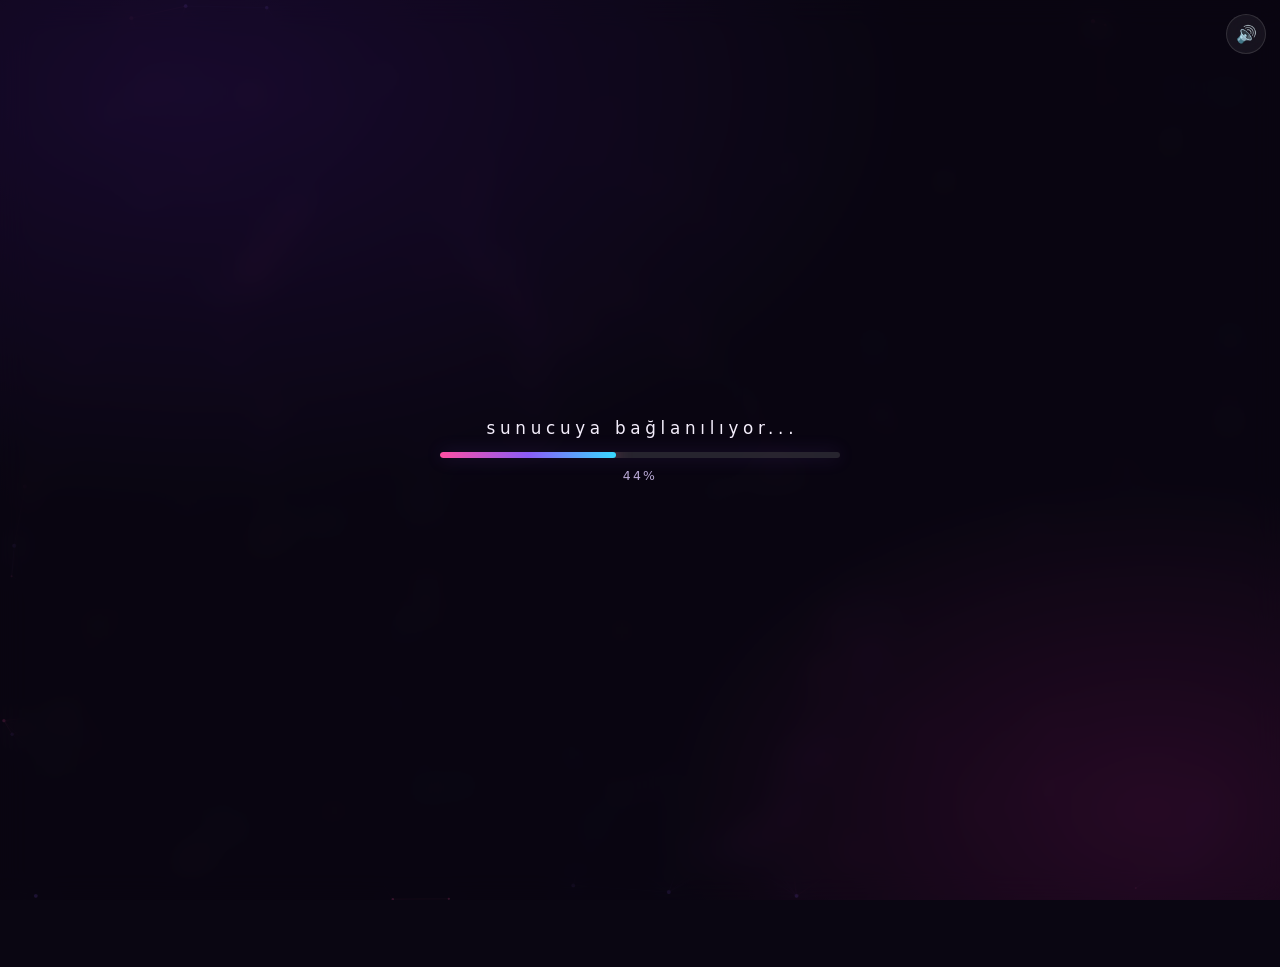
<file: index.html>
<!doctype html>
<html lang="tr">
<head>
  <meta charset="utf-8">
  <meta name="viewport" content="width=device-width, initial-scale=1.0">
  <title>Mia Games</title>
  <meta name="description" content="Bağımsız teknoloji ve oyun geliştirme. Teknoloji, yazılım ve oyun.">
  <meta property="og:title" content="Mia Entertainment">
  <meta property="og:description" content="Teknolojiyle yeni fikirler hayata geçir.">
  <meta name="theme-color" content="#0a0612">
  <link rel="icon" type="image/png" href="assets/favicon.png">
  <link rel="apple-touch-icon" href="assets/favicon.png">
  <link rel="stylesheet" href="mia.css">
</head>
<body>
  <canvas id="bg" aria-hidden="true"></canvas>

  <div id="cursor-glow" aria-hidden="true"></div>
  <button id="sound-btn" type="button" aria-pressed="true" aria-label="Sesi aç/kapat">🔊</button>

  <div id="splash" role="status" aria-live="polite" aria-label="Mia Entertainment açılıyor">
    <div class="splash-center">
      <div class="loading-dock">
        <span id="splash-status">Sunucuya bağlanılıyor...</span>
        <div class="loading-track" role="progressbar" aria-label="Bağlantı durumu" aria-valuemin="0" aria-valuemax="100" aria-valuenow="0"><i id="loading-progress"></i></div>
        <small id="splash-pct">0%</small>
      </div>
    </div>
  </div>

  <main id="page" class="hidden">
    <div class="layout">
    <section class="card" id="card">
      <div class="avatar">
        <span class="avatar-fallback">M</span>
        <img src="assets/mia-logo.png" alt="Mia logosu" onerror="this.remove()">
      </div>

      <h1>Mia Entertainment</h1>
      <p class="type"><span id="typed"></span><i class="caret"></i></p>

      <div class="featured" id="featured"></div>

      <nav class="links" id="links" aria-label="Bağlantılar"></nav>

      <footer>© 2026 Mia Entertainment</footer>
    </section>
    <aside class="games-panel" aria-labelledby="games-title">
      <div class="games-heading"><span class="games-kicker">MOLA ZAMANI</span><h2 id="games-title">Mini Oyunlar</h2><p>Birini seç, rekorunu kır.</p></div>
      <div class="game-list" id="mini"></div>
      <section class="board" id="board" aria-labelledby="board-title">
        <h3 id="board-title">🏆 Rekor Tablosu</h3>
        <div class="board-tabs" id="board-tabs" role="tablist"></div>
        <div class="board-stats" id="board-stats"></div>
        <ol class="board-top" id="board-top"></ol>
        <p class="board-foot">Skorlar bu cihazda saklanır.</p>
      </section>
      <div class="games-note">🎮 Küçük oyunlar, büyük rekabet.</div>
    </aside>
    </div>
  </main>

  <script src="oyunlar/istatistik.js"></script>
  <script src="script.js"></script>
</body>
</html>
</file>
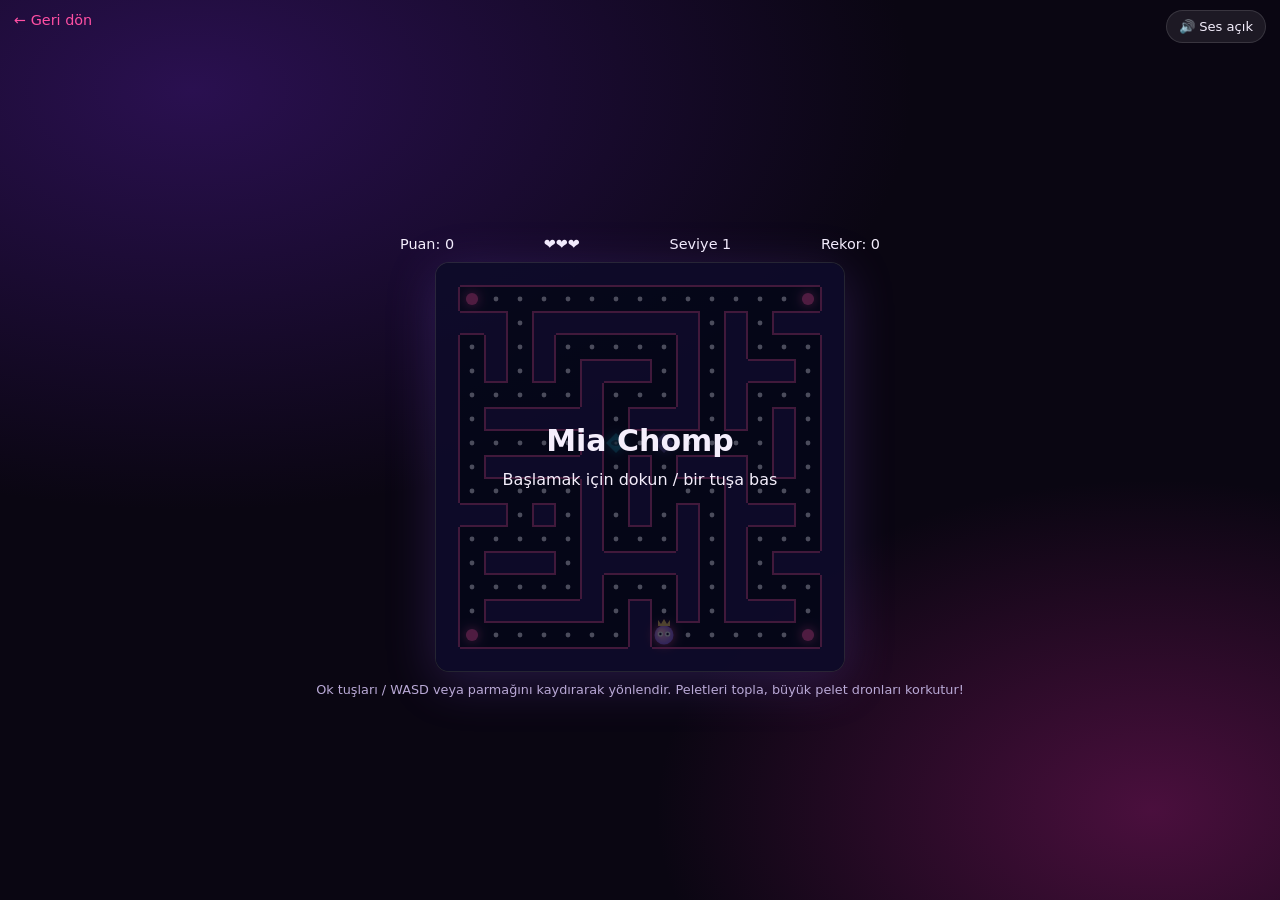
<file: oyunlar/chomp/index.html>
<!doctype html>
<html lang="tr">
<head>
  <meta charset="utf-8">
  <meta name="viewport" content="width=device-width, initial-scale=1.0, user-scalable=no">
  <title>Mia Chomp · Mia Entertainment</title>
  <link rel="icon" type="image/png" href="../../assets/favicon.png">
  <link rel="stylesheet" href="../../mia.css">
  <link rel="stylesheet" href="../oyun.css">
</head>
<body class="game">
  <a class="back" href="../../">← Geri dön</a>
  <button class="sound-toggle" id="sound-toggle" type="button" aria-pressed="true">🔊 Ses açık</button>
  <div class="game-wrap">
    <div class="hud">
      <span id="score">Puan: 0</span>
      <span id="lives">❤❤❤</span>
      <span id="level">Seviye 1</span>
      <span id="best">Rekor: 0</span>
    </div>
    <canvas id="g" width="408" height="408"></canvas>
    <div class="pad" id="pad">
      <button data-d="left">←</button>
      <button data-d="up">↑</button>
      <button data-d="down">↓</button>
      <button data-d="right">→</button>
    </div>
    <p class="hint">Ok tuşları / WASD veya parmağını kaydırarak yönlendir. Peletleri topla, büyük pelet dronları korkutur!</p>
  </div>
  <script src="../istatistik.js"></script>
  <script src="../ses.js"></script>
  <script src="chomp.js"></script>
</body>
</html>
</file>
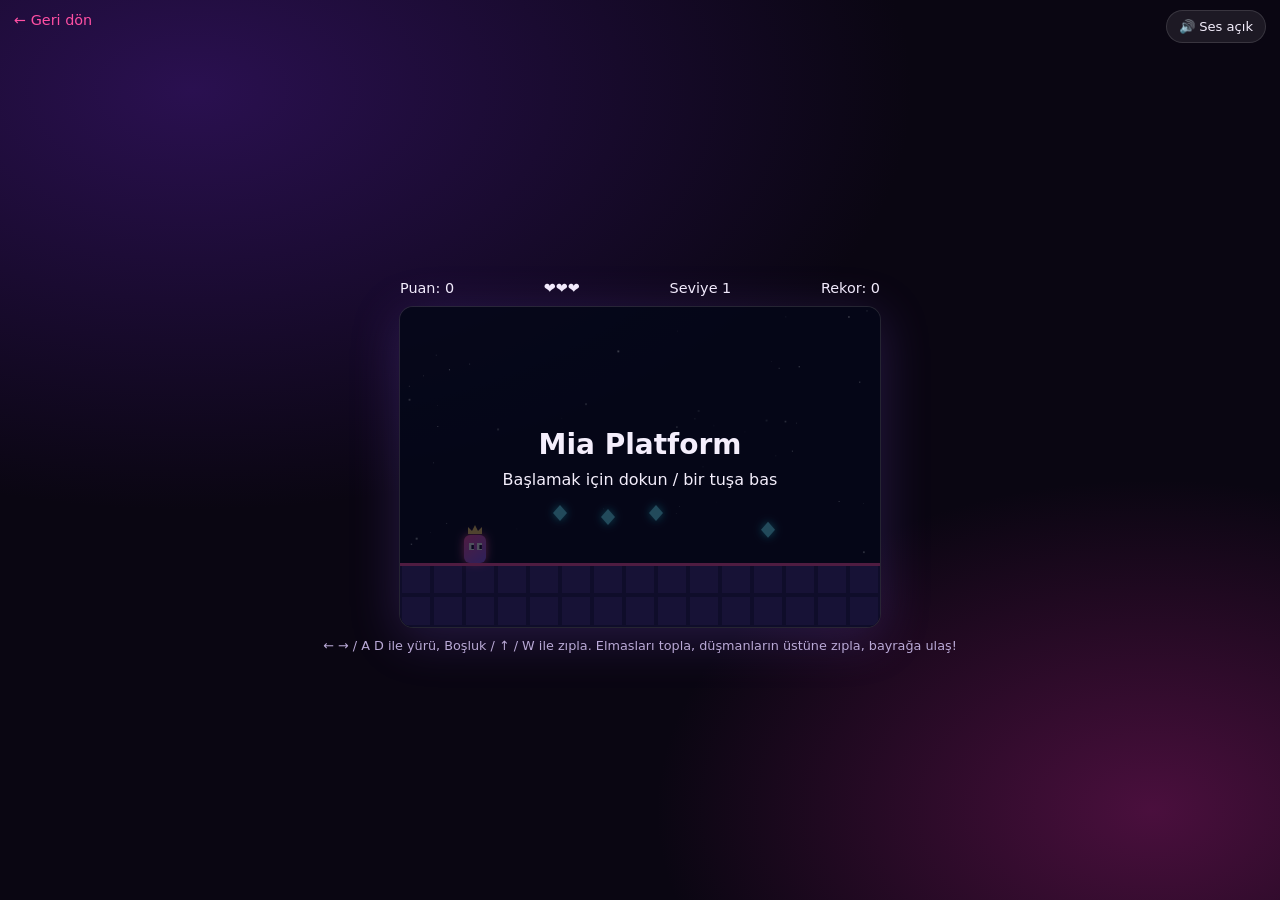
<file: oyunlar/platform/index.html>
<!doctype html>
<html lang="tr">
<head>
  <meta charset="utf-8">
  <meta name="viewport" content="width=device-width, initial-scale=1.0, user-scalable=no">
  <title>Mia Platform · Mia Entertainment</title>
  <link rel="icon" type="image/png" href="../../assets/favicon.png">
  <link rel="stylesheet" href="../../mia.css">
  <link rel="stylesheet" href="../oyun.css">
</head>
<body class="game">
  <a class="back" href="../../">← Geri dön</a>
  <button class="sound-toggle" id="sound-toggle" type="button" aria-pressed="true">🔊 Ses açık</button>
  <div class="game-wrap">
    <div class="hud">
      <span id="score">Puan: 0</span>
      <span id="lives">❤❤❤</span>
      <span id="level">Seviye 1</span>
      <span id="best">Rekor: 0</span>
    </div>
    <canvas id="g" width="480" height="320"></canvas>
    <div class="pad" id="pad">
      <button data-k="left">←</button>
      <button data-k="right">→</button>
      <button data-k="jump" class="wide">Zıpla</button>
    </div>
    <p class="hint">← → / A D ile yürü, Boşluk / ↑ / W ile zıpla. Elmasları topla, düşmanların üstüne zıpla, bayrağa ulaş!</p>
  </div>
  <script src="../istatistik.js"></script>
  <script src="../ses.js"></script>
  <script src="platform.js"></script>
</body>
</html>
</file>
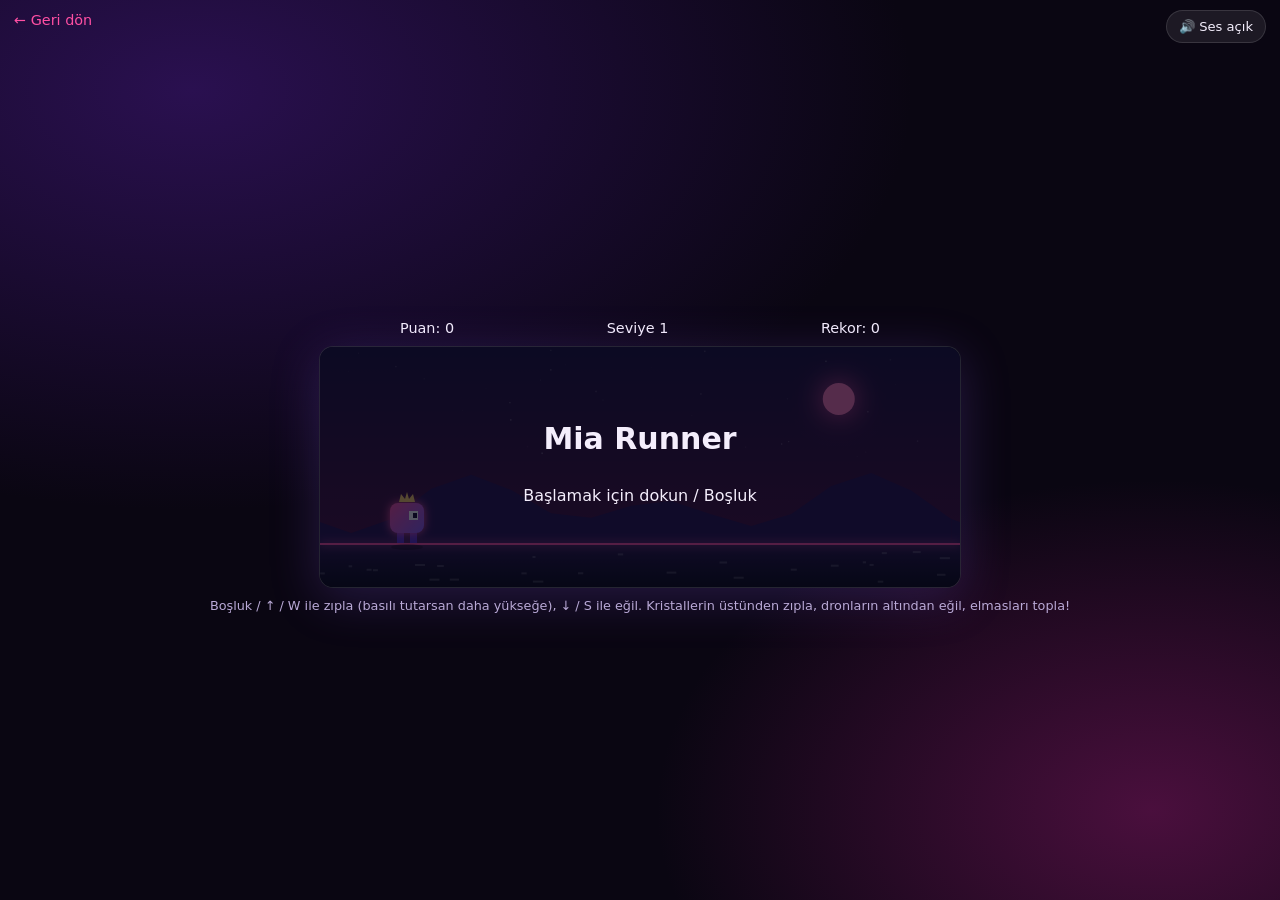
<file: oyunlar/runner/index.html>
<!doctype html>
<html lang="tr">
<head>
  <meta charset="utf-8">
  <meta name="viewport" content="width=device-width, initial-scale=1.0, user-scalable=no">
  <title>Mia Runner · Mia Entertainment</title>
  <link rel="icon" type="image/png" href="../../assets/favicon.png">
  <link rel="stylesheet" href="../../mia.css">
  <link rel="stylesheet" href="../oyun.css">
</head>
<body class="game">
  <a class="back" href="../../">← Geri dön</a>
  <button class="sound-toggle" id="sound-toggle" type="button" aria-pressed="true">🔊 Ses açık</button>
  <div class="game-wrap">
    <div class="hud">
      <span id="score">Puan: 0</span>
      <span id="level">Seviye 1</span>
      <span id="best">Rekor: 0</span>
    </div>
    <canvas id="g" width="640" height="240"></canvas>
    <div class="pad" id="pad">
      <button data-k="down" class="wide">Eğil</button>
      <button data-k="jump" class="wide">Zıpla</button>
    </div>
    <p class="hint">Boşluk / ↑ / W ile zıpla (basılı tutarsan daha yükseğe), ↓ / S ile eğil. Kristallerin üstünden zıpla, dronların altından eğil, elmasları topla!</p>
  </div>
  <script src="../istatistik.js"></script>
  <script src="../ses.js"></script>
  <script src="runner.js"></script>
</body>
</html>
</file>
<file: mia.css>
/* Renkleri buradan değiştirerek sayfanın tarzını değiştirebilirsin */
:root {
  --bg: #0a0612;
  --pink: #ff4fa3;
  --violet: #8b5cf6;
  --text: #f4eefc;
  --muted: #b9a9d6;
  --glass: rgba(255, 255, 255, 0.06);
  --line: rgba(255, 255, 255, 0.12);
}

* { box-sizing: border-box; }
html, body { margin: 0; min-height: 100%; }

body {
  color: var(--text);
  font-family: system-ui, -apple-system, "Segoe UI", Roboto, sans-serif;
  background:
    radial-gradient(1200px 700px at 15% 10%, #2a1050 0, transparent 60%),
    radial-gradient(900px 600px at 90% 90%, #4a0f3d 0, transparent 55%),
    var(--bg);
  background-attachment: fixed;
  overflow-x: hidden;
}

#bg { position: fixed; inset: 0; width: 100%; height: 100%; z-index: 0; }

/* Giriş ekranı */
#splash {
  position: fixed; inset: 0; z-index: 10;
  display: flex; align-items: center; justify-content: center;
  padding: 20px;
  background: rgba(10, 6, 18, 0.55);
  backdrop-filter: blur(14px);
  -webkit-backdrop-filter: blur(14px);
  color: var(--text);
  user-select: none; -webkit-user-select: none;
  transition: opacity 0.6s ease, visibility 0.6s;
}
.splash-center { display: flex; flex-direction: column; align-items: center; justify-content: center; gap: 34px; width: 100%; }
@keyframes float { 0%, 100% { transform: translateY(0); } 50% { transform: translateY(-8px); } }
.loading-dock { width: min(400px, 88vw); display: flex; flex-direction: column; align-items: center; }
#splash span {
  display: block; width: 100%; font-size: 1.05rem; letter-spacing: 0.28em; text-transform: lowercase;
  text-align: center; padding: 0 0 14px 0.28em; /* soldaki pay, harf aralığının sağa kaymasını dengeler */
  animation: pulse 2.2s ease-in-out infinite; transition: color .25s ease;
}
#splash span.error { color: #ff8294; animation: none; }
#splash span.fixing { color: #ffd479; }
#splash span.success { color: #8fffc1; animation: none; }
.loading-track { width: 100%; height: 6px; overflow: hidden; border-radius: 999px; background: rgba(255,255,255,.12); box-shadow: 0 0 18px rgba(139,92,246,.2); }
.loading-track i { display: block; width: 0; height: 100%; border-radius: inherit; background: linear-gradient(90deg, var(--pink), var(--violet), #37d9ff); box-shadow: 0 0 16px rgba(255,79,163,.7); }
.loading-track.error { animation: shake .45s ease 2; }
.loading-track.error i { background: linear-gradient(90deg, #ff3b5c, #ff8294); box-shadow: 0 0 18px rgba(255,59,92,.85); }
.loading-track.fixing i { background: linear-gradient(90deg, #ffb347, #ffd479); box-shadow: 0 0 18px rgba(255,200,90,.7); }
.loading-track.success i { background: linear-gradient(90deg, #37d98a, #8fffc1); box-shadow: 0 0 18px rgba(80,255,170,.7); }
@keyframes shake { 0%,100% { transform: translateX(0); } 20% { transform: translateX(-7px); } 40% { transform: translateX(7px); } 60% { transform: translateX(-5px); } 80% { transform: translateX(5px); } }
#splash-pct { margin-top: 10px; color: var(--muted); font-size: .78rem; letter-spacing: .18em; font-variant-numeric: tabular-nums; }
#splash.gone { opacity: 0; visibility: hidden; pointer-events: none; }
@keyframes pulse { 0%, 100% { opacity: 0.45; } 50% { opacity: 1; } }

/* Fare takibi */
#cursor-glow {
  position: fixed; left: 0; top: 0; z-index: 2; width: 360px; height: 360px; margin: -180px 0 0 -180px;
  border-radius: 50%; pointer-events: none; opacity: 0; transition: opacity .4s ease;
  background: radial-gradient(circle, rgba(255,79,163,.20) 0, rgba(139,92,246,.12) 38%, transparent 68%);
  will-change: transform;
}
#cursor-glow.on { opacity: 1; }
.card, .feat, .links a { position: relative; }
.card::before, .feat::before, .links a::before {
  content: ""; position: absolute; inset: 0; border-radius: inherit; pointer-events: none; opacity: 0; transition: opacity .25s ease;
  background: radial-gradient(240px circle at var(--mx, 50%) var(--my, 50%), rgba(255,255,255,.10), transparent 70%);
}
.card:hover::before, .feat:hover::before, .links a:hover::before { opacity: 1; }
#sound-btn {
  position: fixed; top: 14px; right: 14px; z-index: 20; width: 40px; height: 40px;
  display: grid; place-items: center; font-size: 1.05rem; color: var(--text); cursor: pointer;
  background: var(--glass); border: 1px solid var(--line); border-radius: 50%;
  backdrop-filter: blur(10px); -webkit-backdrop-filter: blur(10px); transition: transform .2s, border-color .2s;
}
#sound-btn:hover { transform: scale(1.08); border-color: var(--violet); }

/* Sayfa */
#page {
  position: relative; z-index: 1;
  min-height: 100vh;
  display: flex; align-items: center; justify-content: center;
  padding: 42px 24px;
  perspective: 900px;
  transition: opacity 0.9s ease, transform 0.9s ease;
}
#page.hidden { opacity: 0; transform: scale(0.96); pointer-events: none; }

.card {
  width: min(100%, 440px);
  padding: 30px 24px 22px;
  text-align: center;
  background: var(--glass);
  border: 1px solid var(--line);
  border-radius: 26px;
  backdrop-filter: blur(18px);
  -webkit-backdrop-filter: blur(18px);
  box-shadow: 0 20px 70px rgba(139, 92, 246, 0.25), inset 0 1px 0 rgba(255, 255, 255, 0.08);
}

.layout {
  width: min(100%, 900px);
  transform: rotateX(var(--rx, 0deg)) rotateY(var(--ry, 0deg));
  transition: transform 0.15s ease-out; will-change: transform;
  display: grid; grid-template-columns: minmax(0, 440px) minmax(250px, 310px);
  align-items: stretch; justify-content: center; gap: 20px;
}

.avatar {
  position: relative;
  width: 112px; height: 112px; margin: 0 auto 14px;
  border-radius: 50%;
  padding: 3px;
  background: linear-gradient(135deg, var(--pink), var(--violet));
  box-shadow: 0 0 34px rgba(255, 79, 163, 0.45);
  overflow: hidden;
}
.avatar-fallback, .avatar img {
  position: absolute; inset: 3px;
  width: calc(100% - 6px); height: calc(100% - 6px);
  border-radius: 50%;
}
.avatar-fallback {
  display: grid; place-items: center;
  font-size: 2.6rem; font-weight: 800;
  background-color: #150a26;
  background-image: linear-gradient(135deg, var(--pink), var(--violet));
  -webkit-background-clip: text; background-clip: text; color: transparent;
}
.avatar img { object-fit: cover; background: #000; }

h1 { margin: 0; font-size: 1.7rem; letter-spacing: 0.02em; }

.type { min-height: 1.5em; margin: 6px 0 20px; color: var(--muted); font-size: 0.98rem; }
.caret {
  display: inline-block; width: 2px; height: 1.05em; margin-left: 3px;
  vertical-align: -0.15em; background: var(--pink);
  animation: blink 1s steps(2) infinite;
}
@keyframes blink { 50% { opacity: 0; } }

/* Öne çıkanlar */
.featured { display: grid; grid-template-columns: 1fr 1fr; gap: 10px; margin-bottom: 14px; }
.feat {
  display: flex; flex-direction: column; gap: 4px; text-align: left;
  padding: 14px; border-radius: 16px; color: var(--text); text-decoration: none;
  background: linear-gradient(160deg, rgba(255, 79, 163, 0.14), rgba(139, 92, 246, 0.14));
  border: 1px solid var(--line);
  transition: transform 0.2s, border-color 0.2s, box-shadow 0.2s;
}
.feat b { font-size: 0.98rem; }
.feat small { color: var(--muted); font-size: 0.78rem; line-height: 1.35; }
.feat:hover { transform: translateY(-3px); border-color: var(--pink); box-shadow: 0 8px 26px rgba(255, 79, 163, 0.25); }

.games-panel {
  align-self: center; padding: 24px; border-radius: 24px;
  background: linear-gradient(160deg, rgba(32, 20, 48, .92), rgba(17, 13, 27, .94));
  border: 1px solid var(--line); backdrop-filter: blur(18px); -webkit-backdrop-filter: blur(18px);
  box-shadow: 0 20px 70px rgba(139, 92, 246, .2), inset 0 1px 0 rgba(255,255,255,.06);
}
.games-heading { text-align: left; margin: 0 0 20px; }
.games-kicker { color: var(--pink); font-size: .66rem; font-weight: 800; letter-spacing: .2em; }
.games-heading h2 { margin: 5px 0 4px; font-size: 1.45rem; }
.games-heading p { margin: 0; color: var(--muted); font-size: .88rem; }
.game-list { display: grid; gap: 12px; }
.game-list .feat { min-height: 96px; justify-content: center; padding: 16px; background: rgba(255,255,255,.045); }
.game-list .feat b { font-size: 1rem; }
.game-list .feat small { font-size: .82rem; }
.games-note { margin-top: 20px; padding-top: 14px; border-top: 1px solid var(--line); color: var(--muted); font-size: .77rem; }

/* Bağlantılar */
.links { display: grid; gap: 10px; }
.links a {
  display: flex; align-items: center; gap: 12px;
  padding: 12px 16px; border-radius: 14px;
  color: var(--text); text-decoration: none; font-weight: 500;
  background: rgba(255, 255, 255, 0.05);
  border: 1px solid var(--line);
  transition: transform 0.2s, border-color 0.2s, background 0.2s;
}
.links a .ic { width: 22px; text-align: center; font-size: 1.1rem; }
.links a .arrow { margin-left: auto; opacity: 0.5; transition: transform 0.2s, opacity 0.2s; }
.links a:hover { transform: translateY(-2px); border-color: var(--violet); background: rgba(139, 92, 246, 0.14); }
.links a:hover .arrow { transform: translateX(3px); opacity: 1; }

footer { margin-top: 20px; color: var(--muted); font-size: 0.75rem; opacity: 0.7; }

@media (max-width: 760px) {
  #page { align-items: start; padding: 22px 14px; }
  .layout { width: min(100%, 440px); grid-template-columns: 1fr; gap: 14px; }
  .card { width: 100%; }
  .games-panel { width: 100%; padding: 20px; }
  .game-list { grid-template-columns: 1fr 1fr; }
}
@media (max-width: 420px) {
  .featured, .game-list { grid-template-columns: 1fr; }
  .card { padding: 26px 18px 20px; }
  #splash span { font-size: .82rem; letter-spacing: .2em; padding-left: .2em; }
  .splash-center { gap: 26px; }
}
@media (prefers-reduced-motion: reduce) {
  * { animation: none !important; transition: none !important; }
}

@media (hover: none) { #cursor-glow { display: none; } }

/* Rekor tablosu */
.board { margin-top: 18px; padding-top: 16px; border-top: 1px solid var(--line); text-align: left; }
.board h3 { margin: 0 0 10px; font-size: 1rem; }
.board-tabs { display: flex; flex-wrap: wrap; gap: 6px; margin-bottom: 10px; }
.board-tabs button {
  flex: 1 1 auto; padding: 7px 8px; font: inherit; font-size: .76rem; font-weight: 600; cursor: pointer;
  color: var(--muted); background: rgba(255,255,255,.04); border: 1px solid var(--line); border-radius: 10px;
  transition: color .2s, border-color .2s, background .2s;
}
.board-tabs button:hover { border-color: var(--violet); }
.board-tabs button.on { color: var(--text); border-color: var(--pink); background: rgba(255,79,163,.12); }
.board-stats { display: grid; grid-template-columns: 1fr 1fr; gap: 6px; }
.board-stats div { display: flex; flex-direction: column; gap: 2px; padding: 8px 10px; border-radius: 10px; background: rgba(255,255,255,.04); border: 1px solid var(--line); }
.board-stats span { color: var(--muted); font-size: .68rem; }
.board-stats b { font-size: 1.05rem; font-variant-numeric: tabular-nums; }
.board-top { list-style: none; margin: 10px 0 0; padding: 0; display: grid; gap: 5px; }
.board-top li { display: flex; align-items: center; gap: 10px; padding: 6px 10px; border-radius: 9px; background: rgba(255,255,255,.03); font-size: .82rem; }
.board-top li i { font-style: normal; width: 18px; color: var(--pink); font-weight: 800; }
.board-top li b { font-variant-numeric: tabular-nums; }
.board-top li small { margin-left: auto; color: var(--muted); font-size: .7rem; }
.board-top li.empty { color: var(--muted); justify-content: center; }
.board-foot { margin: 8px 0 0; color: var(--muted); font-size: .66rem; opacity: .7; }

/* Özel imleç: Mia renklerinde ok (normal) ve cyan ok (tıklanabilir) */
html, body, #splash { cursor: url("data:image/svg+xml,%3Csvg%20xmlns='http://www.w3.org/2000/svg'%20width='32'%20height='32'%20viewBox='0%200%2032%2032'%3E%20%3Cdefs%3E%3ClinearGradient%20id='g'%20x1='0'%20y1='0'%20x2='1'%20y2='1'%3E%3Cstop%20offset='0'%20stop-color='%23ff4fa3'/%3E%3Cstop%20offset='1'%20stop-color='%238b5cf6'/%3E%3C/linearGradient%3E%3C/defs%3E%20%3Cpath%20d='M4%203%20L4%2024.5%20L9.6%2019.2%20L13.6%2028.4%20L17.4%2026.8%20L13.4%2017.8%20L21%2017.8%20Z'%20fill='url(%23g)'%20stroke='white'%20stroke-width='1.6'%20stroke-linejoin='round'/%3E%20%3C/svg%3E") 4 3, auto; }
a, button, .feat, .links a, .board-tabs button, #sound-btn, [role="button"] { cursor: url("data:image/svg+xml,%3Csvg%20xmlns='http://www.w3.org/2000/svg'%20width='36'%20height='36'%20viewBox='0%200%2032%2032'%3E%20%3Cdefs%3E%3ClinearGradient%20id='g'%20x1='0'%20y1='0'%20x2='1'%20y2='1'%3E%3Cstop%20offset='0'%20stop-color='%2337d9ff'/%3E%3Cstop%20offset='1'%20stop-color='%238b5cf6'/%3E%3C/linearGradient%3E%3C/defs%3E%20%3Cpath%20d='M4%203%20L4%2024.5%20L9.6%2019.2%20L13.6%2028.4%20L17.4%2026.8%20L13.4%2017.8%20L21%2017.8%20Z'%20fill='url(%23g)'%20stroke='white'%20stroke-width='1.6'%20stroke-linejoin='round'/%3E%20%3C/svg%3E") 4 3, pointer; }
</file>
<file: oyunlar/oyun.css>
/* Mini oyun sayfaları için ortak stil (mia.css ile birlikte yüklenir) */
body.game {
  min-height: 100vh;
  display: flex; flex-direction: column; align-items: center; justify-content: center;
  padding: 52px 12px 20px;
}

.back {
  position: fixed; top: 12px; left: 14px; z-index: 5;
  font-size: 0.9rem; color: var(--pink); text-decoration: none;
}
.back:hover { text-decoration: underline; }
.sound-toggle {
  position: fixed; top: 10px; right: 14px; z-index: 5;
  padding: 8px 12px; border: 1px solid var(--line); border-radius: 999px;
  background: rgba(255,255,255,.08); color: var(--text); font: inherit; font-size: .82rem;
  cursor: pointer;
}
.sound-toggle:hover { border-color: var(--pink); background: rgba(255,79,163,.14); }

.game-wrap { display: flex; flex-direction: column; align-items: center; gap: 10px; width: 100%; }

.hud {
  width: min(94vw, 480px);
  display: flex; justify-content: space-between; gap: 8px;
  font-size: 0.9rem; color: var(--text);
}

#g {
  display: block;
  width: auto; height: auto;
  max-width: 94vw; max-height: 64vh;
  border: 1px solid var(--line);
  border-radius: 14px;
  background: rgba(5, 8, 25, 0.6);
  box-shadow: 0 10px 50px rgba(139, 92, 246, 0.22);
  touch-action: none;
}

.hint { margin: 0; max-width: 94vw; font-size: 0.8rem; color: var(--muted); text-align: center; }

.pad {
  display: none; gap: 8px; justify-content: center;
  user-select: none; -webkit-user-select: none; touch-action: none;
}
.pad button {
  width: 66px; height: 56px; font-size: 1.4rem;
  border-radius: 14px; border: 1px solid var(--line);
  background: rgba(255, 255, 255, 0.08); color: var(--text);
  touch-action: none;
}
.pad button.wide { width: 110px; }
.pad button:active { background: rgba(255, 79, 163, 0.35); }
body.game, body.game * { user-select: none; -webkit-user-select: none; }
@media (hover: none), (max-width: 700px) { .pad { display: flex; } }
</file>
